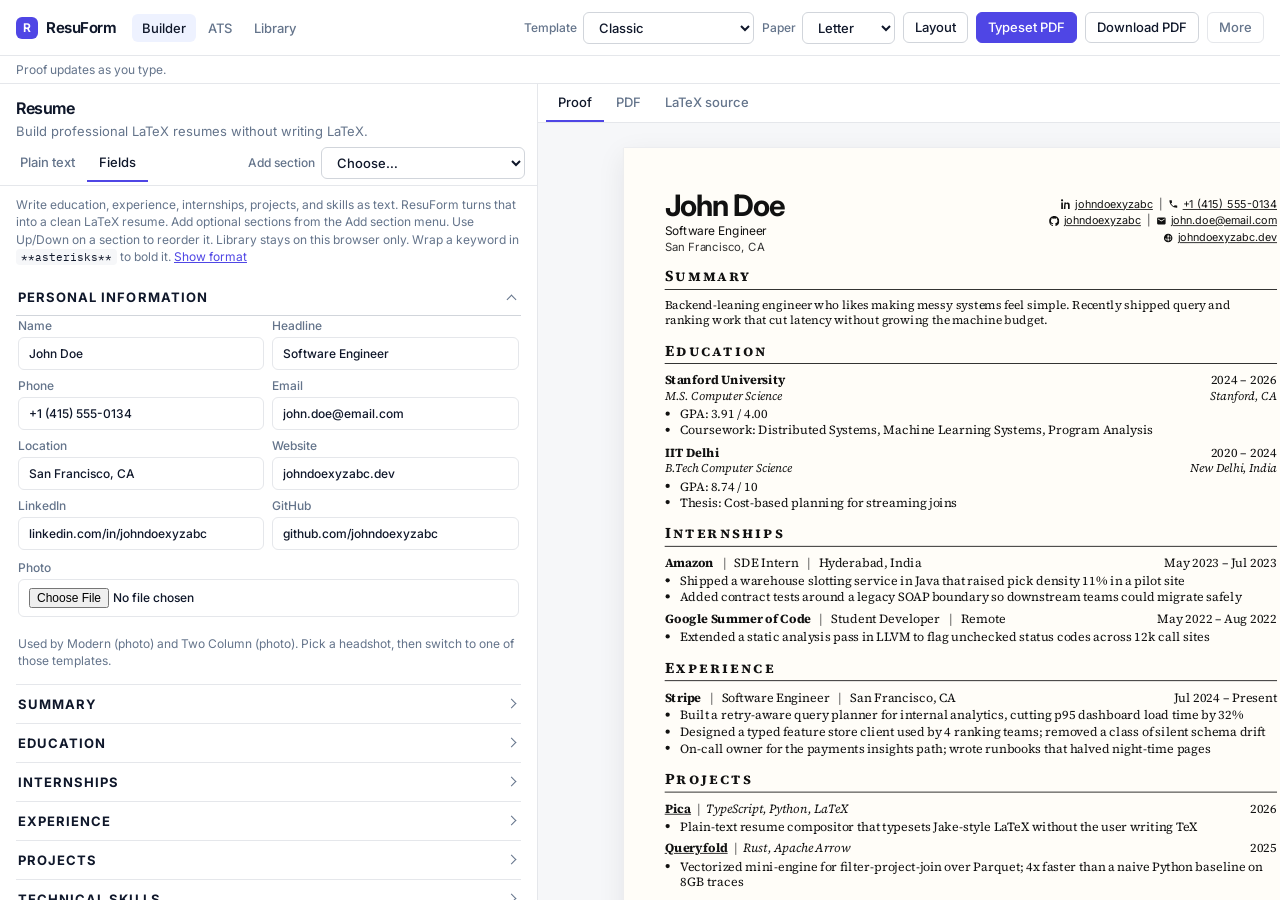
<file: index.html>
<!DOCTYPE html>
<html lang="en">
  <head>
    <meta charset="UTF-8" />
    <meta name="viewport" content="width=device-width, initial-scale=1" />
    <title>ResuForm — LaTeX resume builder</title>
    <script>window.__GA_MEASUREMENT_ID__ = "%%GA_MEASUREMENT_ID%%";</script>
    <link rel="icon" href="data:image/svg+xml,%3Csvg xmlns='http://www.w3.org/2000/svg' viewBox='0 0 32 32'%3E%3Crect fill='%234f46e5' rx='8' width='32' height='32'/%3E%3Ctext x='16' y='22' text-anchor='middle' font-size='15' fill='%23ffffff' font-family='Inter,Arial' font-weight='700'%3ER%3C/text%3E%3C/svg%3E" />
    <link rel="preconnect" href="https://fonts.googleapis.com" />
    <link rel="preconnect" href="https://fonts.gstatic.com" crossorigin />
    <link
      href="https://fonts.googleapis.com/css2?family=Inter:wght@400;500;600;700&family=IBM+Plex+Mono:wght@400;500&family=Source+Serif+4:ital,opsz,wght@0,8..60,400;0,8..60,600;0,8..60,650;1,8..60,400&display=swap"
      rel="stylesheet"
    />
    <link rel="stylesheet" href="/static/styles.css?v=20260823b" />
    <script src="/static/vendor/html2canvas.min.js"></script>
    <script src="/static/vendor/jspdf.umd.min.js"></script>
  </head>
  <body>
    <div class="app">
      <header class="topbar">
        <a class="brand" href="/" aria-label="ResuForm home">
          <span class="brand-mark" aria-hidden="true">R</span>
          <strong>ResuForm</strong>
        </a>
        <nav class="nav" aria-label="Primary">
          <a class="nav-link is-active" href="/" aria-current="page">Builder</a>
          <a class="nav-link" href="/ats">ATS</a>
          <button class="nav-link" id="library-btn" type="button" title="Saved on this browser only. Not synced to an account.">Library</button>
        </nav>
        <div class="top-actions">
          <label class="toolbar-field">
            <span>Template</span>
            <select id="template" aria-label="Template">
              <option value="classic">Classic</option>
              <option value="modern">Modern</option>
              <option value="compact">Compact</option>
              <option value="two_column">Two Column</option>
              <option value="modern_photo">Modern (photo)</option>
              <option value="two_column_photo">Two Column (photo)</option>
            </select>
          </label>
          <label class="toolbar-field">
            <span>Paper</span>
            <select id="page" aria-label="Paper size">
              <option value="letter">Letter</option>
              <option value="a4">A4</option>
              <option value="custom">Custom</option>
            </select>
          </label>
          <details class="layout-pop" id="layout-pop">
            <summary>Layout</summary>
            <div class="layout-panel">
              <p class="layout-label">Paper size (inches)</p>
              <div class="layout-size">
                <label>Width <input id="paper-width" type="number" min="7" max="14" step="0.05" /></label>
                <label>Height <input id="paper-height" type="number" min="8" max="20" step="0.05" /></label>
              </div>
              <p class="layout-label">Margins (inches)</p>
              <div class="layout-margins">
                <label class="top">Top <input id="margin-top" type="number" min="0.15" max="1.75" step="0.05" /></label>
                <label class="left">Left <input id="margin-left" type="number" min="0.15" max="1.75" step="0.05" /></label>
                <label class="right">Right <input id="margin-right" type="number" min="0.15" max="1.75" step="0.05" /></label>
                <label class="bottom">Bottom <input id="margin-bottom" type="number" min="0.15" max="1.75" step="0.05" /></label>
              </div>
              <label class="full">Line spacing
                <input id="line-spacing" type="number" min="0.8" max="1.8" step="0.05" />
              </label>
              <p class="hint">Letter is 8.5 × 11. Increase width or height if the page looks tight. Proof updates immediately; Typeset PDF for the printed page.</p>
            </div>
          </details>
          <button class="btn-primary" id="typeset" type="button">Typeset PDF</button>
          <button class="btn" id="download-pdf" type="button">Download PDF</button>
          <details class="more-menu">
            <summary class="btn-ghost">More</summary>
            <div class="more-panel">
              <button class="btn-ghost" id="download-tex" type="button">Download .tex</button>
              <button class="btn-ghost" id="clear-fields" type="button" title="Clears every field on the current resume.">Clear fields</button>
              <button class="btn-ghost" id="example" type="button" title="Opens a sample resume. Your current one stays in Library.">Load example</button>
            </div>
          </details>
        </div>
      </header>
      <div class="status-bar">
        <p class="status" id="status">Proof updates as you type.</p>
      </div>

      <main class="workspace">
        <section class="editor fields-mode" aria-label="Resume editor">
          <div class="editor-intro">
            <h1>Resume</h1>
            <p>Build professional LaTeX resumes without writing LaTeX.</p>
          </div>
          <div class="editor-tabs">
            <button type="button" data-mode="text">Plain text</button>
            <button type="button" data-mode="fields" class="active">Fields</button>
            <label class="add-section-field" id="add-section-wrap">
              <span>Add section</span>
              <select id="add-section" aria-label="Add section">
                <option value="">Choose…</option>
              </select>
            </label>
          </div>
          <div class="editor-body">
            <p class="hint">
              Write education, experience, internships, projects, and skills as text. ResuForm turns that into a clean LaTeX resume.
              Add optional sections from the Add section menu. Use Up/Down on a section to reorder it.
              Library stays on this browser only.
              Wrap a keyword in <code>**asterisks**</code> to bold it.
              <button type="button" id="toggle-guide">Show format</button>
            </p>
            <pre class="guide" id="guide"></pre>
            <textarea
              id="source"
              spellcheck="true"
              style="display: none"
              placeholder="NAME&#10;Your Name&#10;&#10;EDUCATION&#10;School | Degree | Location | Dates"
            ></textarea>
            <div class="fields open" id="fields"></div>
          </div>
        </section>

        <section class="preview" aria-label="Resume preview">
          <div class="preview-tabs">
            <button type="button" data-view="proof" class="active">Proof</button>
            <button type="button" data-view="pdf">PDF</button>
            <button type="button" data-view="tex">LaTeX source</button>
          </div>
          <pre class="log" id="log"></pre>
          <div class="preview-main">
            <div class="pane stage open" id="proof-stage">
              <div class="preview-frame" id="proof"></div>
            </div>
            <div class="pane" id="pdf-pane">
              <div class="pdf-empty" id="pdf-empty">
                <p>Click <strong>Typeset PDF</strong> to save a PDF that matches the Proof.</p>
                <button class="btn-primary" id="typeset-from-pdf" type="button">Typeset PDF</button>
              </div>
              <iframe id="pdf-frame" title="Compiled PDF"></iframe>
            </div>
            <pre class="pane" id="tex-view"></pre>
          </div>
        </section>
      </main>
    </div>

    <div class="library-backdrop" id="library-backdrop" hidden></div>
    <aside class="library" id="library" hidden aria-label="Resume library">
      <header class="library-head">
        <div>
          <h2>Library</h2>
          <p>Saved on this browser only. These resumes are not stored on the server or in an account. Another phone, PC, or browser will not see them.</p>
        </div>
        <button class="btn-ghost" id="library-close" type="button">Close</button>
      </header>
      <div class="library-actions">
        <button class="btn-primary" id="resume-new" type="button">New resume</button>
        <button class="btn" id="resume-save" type="button">Save copy</button>
      </div>
      <ul class="library-list" id="library-list"></ul>
    </aside>

    <script type="module" src="/static/app.js?v=20260823c"></script>
  </body>
</html>
</file>
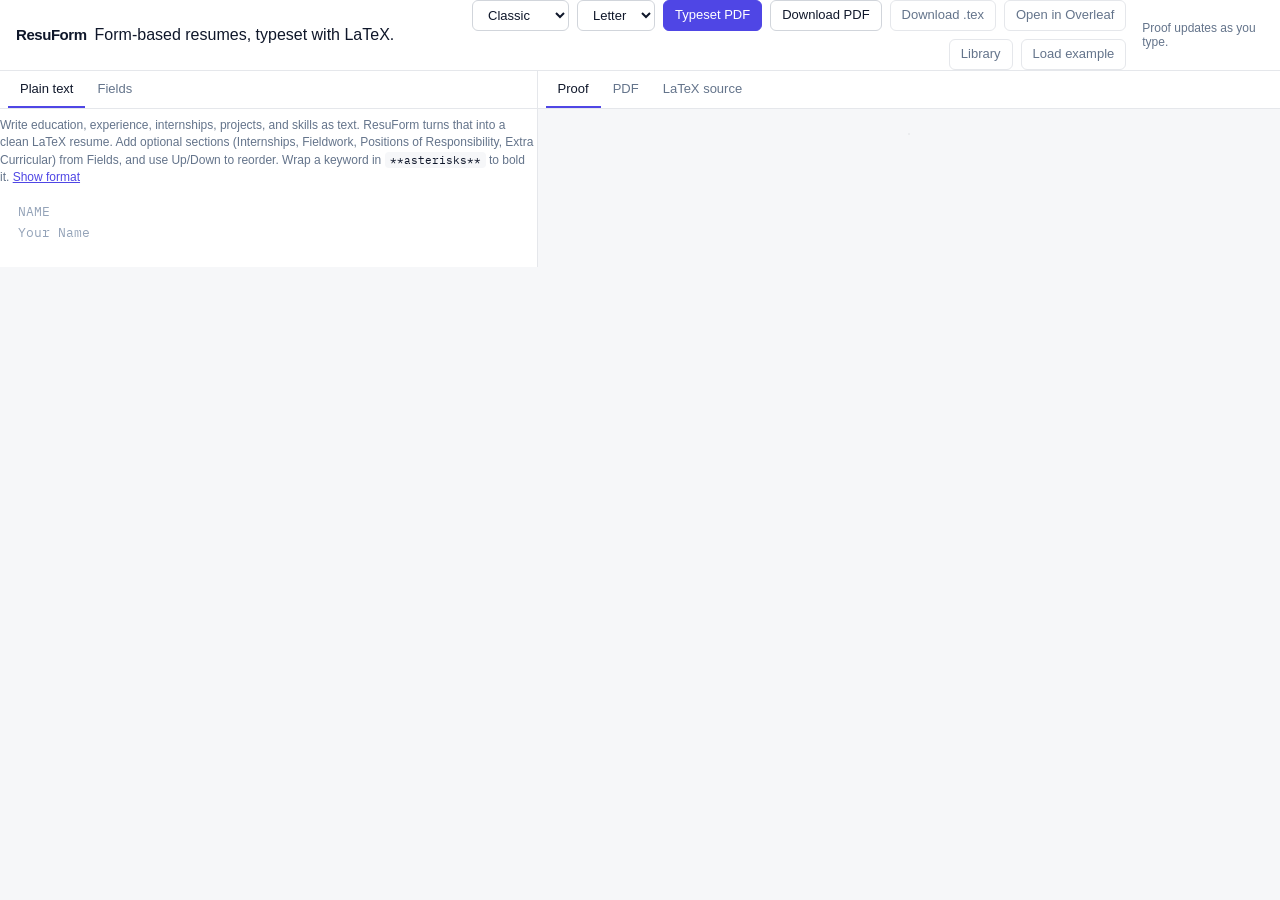
<file: resuform-templates/index.html>
<!DOCTYPE html>
<html lang="en">
  <head>
    <meta charset="UTF-8" />
    <meta name="viewport" content="width=device-width, initial-scale=1" />
    <title>ResuForm — LaTeX resume builder</title>
    <link rel="icon" href="data:image/svg+xml,%3Csvg xmlns='http://www.w3.org/2000/svg' viewBox='0 0 32 32'%3E%3Crect fill='%231c1915' width='32' height='32'/%3E%3Ctext x='16' y='22' text-anchor='middle' font-size='14' fill='%23f3eee4' font-family='Georgia'%3ER%3C/text%3E%3C/svg%3E" />
    <link rel="preconnect" href="https://fonts.googleapis.com" />
    <link rel="preconnect" href="https://fonts.gstatic.com" crossorigin />
    <link
      href="https://fonts.googleapis.com/css2?family=Figtree:wght@400;500;600&family=Fraunces:opsz,wght@9..144,500;9..144,600&family=IBM+Plex+Mono:wght@400;500&family=Source+Serif+4:ital,opsz,wght@0,8..60,400;0,8..60,600;0,8..60,650;1,8..60,400&display=swap"
      rel="stylesheet"
    />
    <link rel="stylesheet" href="/static/styles.css?v=20260816r" />
  </head>
  <body>
    <div class="app">
      <header class="topbar">
        <div class="brand">
          <strong>ResuForm</strong>
          <span>Form-based resumes, typeset with LaTeX.</span>
        </div>
        <div class="top-actions">
          <select id="template" aria-label="Template">
            <option value="classic">Classic</option>
            <option value="modern">Modern</option>
            <option value="compact">Compact</option>
          </select>
          <select id="page" aria-label="Paper size">
            <option value="letter">Letter</option>
            <option value="a4">A4</option>
          </select>
          <button class="btn-primary" id="typeset" type="button">Typeset PDF</button>
          <button class="btn" id="download-pdf" type="button">Download PDF</button>
          <button class="btn-ghost" id="download-tex" type="button">Download .tex</button>
          <button class="btn-ghost" id="overleaf" type="button">Open in Overleaf</button>
          <button class="btn-ghost" id="library-btn" type="button">Library</button>
          <button class="btn-ghost" id="example" type="button" title="Opens a sample resume. Your current one stays in Library.">Load example</button>
        </div>
        <div class="status" id="status">Proof updates as you type.</div>
      </header>

      <main class="workspace">
        <section class="editor">
          <div class="editor-tabs">
            <button type="button" data-mode="text" class="active">Plain text</button>
            <button type="button" data-mode="fields">Fields</button>
          </div>
          <p class="hint">
            Write education, experience, internships, projects, and skills as text. ResuForm turns that into a clean LaTeX resume.
            Add optional sections (Internships, Fieldwork, Positions of Responsibility, Extra Curricular) from Fields, and use Up/Down to reorder.
            Wrap a keyword in <code>**asterisks**</code> to bold it.
            <button type="button" id="toggle-guide">Show format</button>
          </p>
          <div class="editor-body">
            <pre class="guide" id="guide"></pre>
            <textarea
              id="source"
              spellcheck="true"
              placeholder="NAME&#10;Your Name&#10;&#10;EDUCATION&#10;School | Degree | Location | Dates"
            ></textarea>
            <div class="fields" id="fields"></div>
          </div>
        </section>

        <section class="preview">
          <div class="preview-tabs">
            <button type="button" data-view="proof" class="active">Proof</button>
            <button type="button" data-view="pdf">PDF</button>
            <button type="button" data-view="tex">LaTeX source</button>
          </div>
          <pre class="log" id="log"></pre>
          <div class="preview-main">
            <div class="pane stage open" id="proof-stage">
              <div class="preview-frame" id="proof"></div>
            </div>
            <div class="pane" id="pdf-pane">
              <div class="pdf-empty" id="pdf-empty">
                <p>Click <strong>Typeset PDF</strong> to compile LaTeX and show the resume here.</p>
                <button class="btn-primary" id="typeset-from-pdf" type="button">Typeset PDF</button>
              </div>
              <iframe id="pdf-frame" title="Compiled PDF"></iframe>
            </div>
            <pre class="pane" id="tex-view"></pre>
          </div>
        </section>
      </main>
    </div>

    <div class="library-backdrop" id="library-backdrop" hidden></div>
    <aside class="library" id="library" hidden>
      <header class="library-head">
        <div>
          <h2>Library</h2>
          <p>Resumes saved in this browser.</p>
        </div>
        <button class="btn-ghost" id="library-close" type="button">Close</button>
      </header>
      <div class="library-actions">
        <button class="btn-primary" id="resume-new" type="button">New resume</button>
        <button class="btn" id="resume-save" type="button">Save copy</button>
      </div>
      <ul class="library-list" id="library-list"></ul>
    </aside>

    <form id="overleaf-form" action="https://www.overleaf.com/docs" method="post" target="_blank" hidden>
      <input type="hidden" name="engine" value="pdflatex" />
      <input type="hidden" name="snip_name" value="resume" />
      <textarea name="snip" id="overleaf-snip"></textarea>
    </form>

    <script type="module" src="/static/app.js?v=20260816r"></script>
  </body>
</html>
</file>
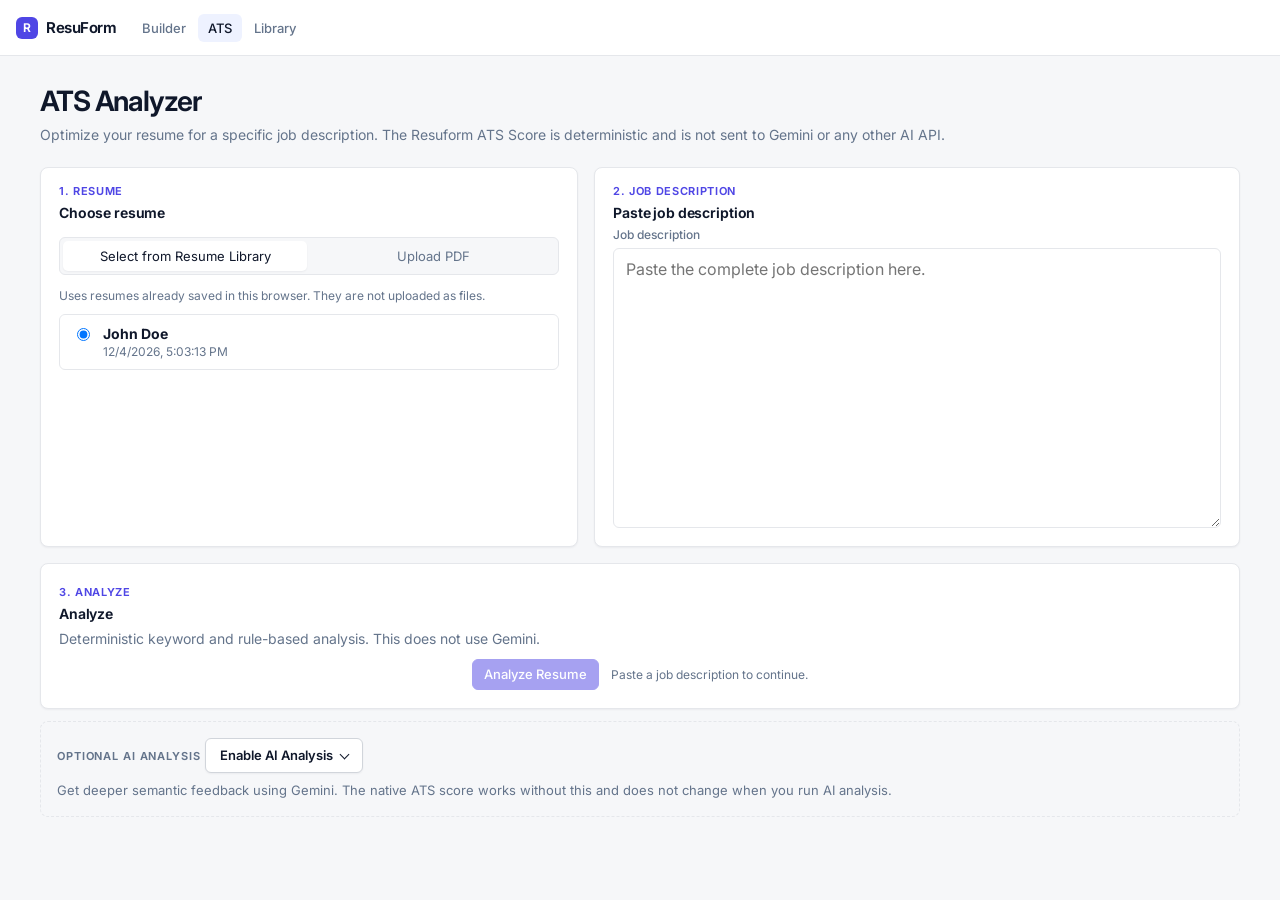
<file: ats.html>
<!DOCTYPE html>
<html lang="en">
  <head>
    <meta charset="UTF-8" />
    <meta name="viewport" content="width=device-width, initial-scale=1" />
    <title>ResuForm — ATS Score</title>
    <script>window.__GA_MEASUREMENT_ID__ = "%%GA_MEASUREMENT_ID%%";</script>
    <link rel="icon" href="data:image/svg+xml,%3Csvg xmlns='http://www.w3.org/2000/svg' viewBox='0 0 32 32'%3E%3Crect fill='%234f46e5' rx='8' width='32' height='32'/%3E%3Ctext x='16' y='22' text-anchor='middle' font-size='15' fill='%23ffffff' font-family='Inter,Arial' font-weight='700'%3ER%3C/text%3E%3C/svg%3E" />
    <link rel="preconnect" href="https://fonts.googleapis.com" />
    <link rel="preconnect" href="https://fonts.gstatic.com" crossorigin />
    <link
      href="https://fonts.googleapis.com/css2?family=Inter:wght@400;500;600;700&family=IBM+Plex+Mono:wght@400;500&family=Source+Serif+4:ital,opsz,wght@0,8..60,400;0,8..60,600;0,8..60,650;1,8..60,400&display=swap"
      rel="stylesheet"
    />
    <link rel="stylesheet" href="/static/styles.css?v=20260823b" />
  </head>
  <body class="ats-body">
    <div class="app ats-app">
      <header class="topbar">
        <a class="brand" href="/" aria-label="ResuForm home">
          <span class="brand-mark" aria-hidden="true">R</span>
          <strong>ResuForm</strong>
        </a>
        <nav class="nav" aria-label="Primary">
          <a class="nav-link" href="/">Builder</a>
          <a class="nav-link is-active" href="/ats" aria-current="page">ATS</a>
          <a class="nav-link" href="/#library">Library</a>
        </nav>
      </header>

      <main class="ats-main">
        <section class="ats-panel" id="ats-form">
          <div class="page-head">
            <h1>ATS Analyzer</h1>
            <p>Optimize your resume for a specific job description. The Resuform ATS Score is deterministic and is not sent to Gemini or any other AI API.</p>
          </div>

          <div class="ats-setup">
            <div class="ats-card">
              <span class="step">1. Resume</span>
              <h2>Choose resume</h2>
              <div class="ats-source-tabs" role="tablist">
                <button type="button" class="active" data-source="library">Select from Resume Library</button>
                <button type="button" data-source="pdf">Upload PDF</button>
              </div>
              <div id="ats-library-box">
                <p class="hint ats-hint">Uses resumes already saved in this browser. They are not uploaded as files.</p>
                <ul class="ats-library-list" id="ats-library-list"></ul>
              </div>
              <div id="ats-pdf-box" hidden>
                <label class="ats-file">
                  Upload Resume PDF
                  <input id="ats-pdf" type="file" accept="application/pdf,.pdf" />
                </label>
                <p class="hint ats-hint" id="ats-pdf-name">PDF text is read in this browser, including image-only files. The first image PDF can take a minute.</p>
              </div>
            </div>

            <div class="ats-card">
              <span class="step">2. Job description</span>
              <h2>Paste job description</h2>
              <label class="ats-label" for="ats-jd">Job description</label>
              <textarea id="ats-jd" rows="12" placeholder="Paste the complete job description here."></textarea>
            </div>
          </div>

          <div class="ats-card ats-analyze-card">
            <span class="step">3. Analyze</span>
            <h2>Analyze</h2>
            <p class="ats-lead">Deterministic keyword and rule-based analysis. This does not use Gemini.</p>
            <div class="ats-actions">
              <button class="btn-primary" id="ats-analyze" type="button" disabled>Analyze Resume</button>
              <p class="status" id="ats-status">Choose a resume and paste a job description.</p>
            </div>
          </div>

          <details class="ats-ai-panel" id="ats-ai">
            <summary>
              <span class="ats-kicker">Optional AI analysis</span>
              <span class="ats-ai-enable">Enable AI Analysis</span>
              <em>Get deeper semantic feedback using Gemini. The native ATS score works without this and does not change when you run AI analysis.</em>
            </summary>
            <div class="ats-ai-body">
              <p class="hint ats-hint">
                Use your own Gemini API key. You can get a free key from
                <a href="https://aistudio.google.com/apikey" target="_blank" rel="noopener noreferrer">Google AI Studio</a>.
                The key stays in this browser and is never sent to ResuForm. Gemini usage is subject to Google's current API quotas and pricing.
              </p>
              <label class="ats-label" for="ats-gemini-model">Gemini model</label>
              <select id="ats-gemini-model"></select>
              <p class="hint ats-hint">Flash and Flash-Lite models are usually free with an AI Studio key. Pro models are often paid. Google can change this.</p>
              <label class="ats-label" for="ats-gemini-key">Gemini API key</label>
              <div class="ats-key-row">
                <input id="ats-gemini-key" type="password" autocomplete="off" spellcheck="false" placeholder="AIza…" />
                <button class="btn-ghost" id="ats-gemini-toggle" type="button">Show</button>
              </div>
              <label class="ats-keep-key">
                <input id="ats-gemini-keep" type="checkbox" />
                Keep this key for this browser tab only (cleared when the tab is closed)
              </label>
              <div class="ats-actions">
                <button class="btn" id="ats-gemini-run" type="button" disabled>Run AI Analysis</button>
                <p class="status" id="ats-gemini-status">Gemini is not run automatically.</p>
              </div>
            </div>
          </details>
        </section>

        <section class="ats-panel" id="ats-results" hidden>
          <div class="score-hero" id="ats-score-hero" data-tone="neutral">
            <div class="score-ring" aria-hidden="true">
              <svg viewBox="0 0 120 120">
                <circle class="score-track" cx="60" cy="60" r="52" />
                <circle class="score-value" id="ats-score-ring" cx="60" cy="60" r="52" />
              </svg>
              <div class="score-label">
                <strong id="ats-score-num">—</strong>
                <span>/ 100</span>
              </div>
            </div>
            <div class="score-copy">
              <p class="ats-kicker">Resuform ATS Score</p>
              <h1>ATS Score</h1>
              <p class="score-band" id="ats-score-band"></p>
              <p class="ats-disclaimer" id="ats-disclaimer"></p>
            </div>
          </div>
          <div class="ats-bars" id="ats-bars"></div>

          <div class="ats-split">
            <div class="ats-card">
              <h2>Strong matches</h2>
              <div class="ats-chips" id="ats-matched"></div>
            </div>
            <div class="ats-card">
              <h2>Important gaps</h2>
              <div class="ats-chips missing" id="ats-missing"></div>
              <p class="ats-warning" id="ats-warning"></p>
            </div>
          </div>

          <div class="ats-card">
            <h2>Job requirements</h2>
            <div class="table-wrap">
              <table class="ats-table" id="ats-skill-table">
                <thead>
                  <tr>
                    <th>Requirement</th>
                    <th>Category</th>
                    <th>Importance</th>
                    <th>Match</th>
                    <th>Evidence</th>
                  </tr>
                </thead>
                <tbody></tbody>
              </table>
            </div>
          </div>

          <div class="ats-split">
            <div class="ats-card" id="ats-strengths"></div>
            <div class="ats-card" id="ats-improvements"></div>
          </div>
          <div class="ats-card" id="ats-experience"></div>
          <div class="ats-split">
            <div class="ats-card" id="ats-structure"></div>
            <div class="ats-card" id="ats-formatting"></div>
          </div>

          <div class="ats-actions">
            <button class="btn-primary" id="ats-again" type="button">Analyze another resume</button>
            <a class="btn" href="/">Return to resume builder</a>
          </div>
        </section>

        <div class="ats-panel" id="ats-ai-results" hidden>
          <p class="ats-kicker">Optional AI Match Analysis</p>
          <div class="score-hero" id="ats-ai-score-hero" data-tone="neutral">
            <div class="score-ring" aria-hidden="true">
              <svg viewBox="0 0 120 120">
                <circle class="score-track" cx="60" cy="60" r="52" />
                <circle class="score-value" id="ats-ai-score-ring" cx="60" cy="60" r="52" />
              </svg>
              <div class="score-label">
                <strong id="ats-ai-score-num">—</strong>
                <span>/ 100</span>
              </div>
            </div>
            <div class="score-copy">
              <h1>Overall alignment</h1>
              <p class="score-band" id="ats-ai-score-band"></p>
              <p class="ats-disclaimer" id="ats-ai-disclaimer"></p>
            </div>
          </div>
          <div class="ats-bars" id="ats-ai-bars"></div>
          <div class="ats-split">
            <div class="ats-card" id="ats-ai-strengths"></div>
            <div class="ats-card" id="ats-ai-gaps"></div>
          </div>
          <div class="ats-card" id="ats-ai-semantic"></div>
          <div class="ats-card" id="ats-ai-experience-gaps"></div>
          <div class="ats-card" id="ats-ai-improvements"></div>
          <div class="ats-card">
            <h2>Requirement analysis</h2>
            <div class="table-wrap">
              <table class="ats-table" id="ats-ai-req-table">
                <thead>
                  <tr>
                    <th>Requirement</th>
                    <th>Importance</th>
                    <th>Status</th>
                    <th>Evidence type</th>
                    <th>Reason</th>
                    <th>Resume evidence</th>
                  </tr>
                </thead>
                <tbody></tbody>
              </table>
            </div>
            <p class="ats-evidence-legend">Matched needs a job or project description. A skills-list mention is marked Claimed — no supporting evidence, not Partially matched.</p>
          </div>
        </div>
      </main>
    </div>
    <script type="module" src="/static/ats.js?v=20260819a"></script>
  </body>
</html>
</file>
<file: static/styles.css>
:root {
  --bg: #f6f7f9;
  --bg-elev: #ffffff;
  --ink: #0f172a;
  --ink-soft: #64748b;
  --line: #e5e7eb;
  --line-strong: #d1d5db;
  --accent: #4f46e5;
  --accent-hover: #4338ca;
  --accent-soft: #eef2ff;
  --ok: #0f766e;
  --ok-bg: #f0fdfa;
  --warn: #b45309;
  --warn-bg: #fffbeb;
  --bad: #b91c1c;
  --bad-bg: #fef2f2;
  --radius: 8px;
  --radius-sm: 6px;
  --shadow: 0 1px 2px rgba(15, 23, 42, 0.05);
  --shadow-doc: 0 10px 32px rgba(15, 23, 42, 0.08);
  --header-h: 56px;
  --mono: "IBM Plex Mono", ui-monospace, monospace;
  --ui: Inter, "Segoe UI", sans-serif;
  --resume: "Source Serif 4", "Times New Roman", serif;
  --page: #fffdf8;
  --oxblood: #7a2e2e;
}

* { box-sizing: border-box; }
html, body { margin: 0; height: 100%; }
body {
  font-family: var(--ui);
  color: var(--ink);
  background: var(--bg);
  min-height: 100%;
  -webkit-font-smoothing: antialiased;
  overflow-x: hidden;
}

button, select, textarea, input { font: inherit; }
button { cursor: pointer; }
:focus-visible {
  outline: 2px solid var(--accent);
  outline-offset: 2px;
}

.app {
  height: 100%;
  display: grid;
  grid-template-rows: auto auto 1fr;
}

.topbar {
  display: flex;
  align-items: center;
  gap: 16px;
  min-height: var(--header-h);
  padding: 0 16px;
  border-bottom: 1px solid var(--line);
  background: var(--bg-elev);
}
.brand {
  display: flex;
  align-items: center;
  gap: 8px;
  text-decoration: none;
  color: inherit;
  flex: 0 0 auto;
}
.brand-mark {
  width: 22px;
  height: 22px;
  border-radius: 6px;
  background: var(--accent);
  color: #fff;
  display: grid;
  place-items: center;
  font-size: 12px;
  font-weight: 650;
  letter-spacing: -0.04em;
}
.brand strong {
  font-size: 15px;
  font-weight: 650;
  letter-spacing: -0.03em;
}
.nav {
  display: flex;
  align-items: center;
  gap: 2px;
  min-width: 0;
}
.nav-link {
  appearance: none;
  background: transparent;
  border: 0;
  color: var(--ink-soft);
  text-decoration: none;
  padding: 6px 10px;
  border-radius: var(--radius-sm);
  font-size: 13px;
  font-weight: 500;
}
.nav-link:hover { background: var(--bg); color: var(--ink); }
.nav-link.is-active {
  color: var(--ink);
  background: var(--accent-soft);
}
.top-actions {
  margin-left: auto;
  display: flex;
  flex-wrap: wrap;
  align-items: center;
  justify-content: flex-end;
  gap: 8px;
}
.toolbar-field {
  display: inline-flex;
  align-items: center;
  gap: 6px;
  margin: 0;
  color: var(--ink-soft);
  font-size: 12px;
  font-weight: 500;
}
.toolbar-field > span {
  white-space: nowrap;
}

.btn, .btn-ghost, .btn-primary, select, .layout-pop > summary {
  border: 1px solid var(--line-strong);
  background: var(--bg-elev);
  color: var(--ink);
  padding: 6px 11px;
  border-radius: var(--radius-sm);
  font-size: 13px;
  font-weight: 500;
  line-height: 1.3;
}
.btn-primary {
  background: var(--accent);
  border-color: var(--accent);
  color: #fff;
}
.btn-primary:hover { background: var(--accent-hover); border-color: var(--accent-hover); }
.btn:hover, .btn-ghost:hover, select:hover, .layout-pop:hover > summary {
  background: var(--bg);
}
.btn-ghost { border-color: var(--line); color: var(--ink-soft); }
.btn:disabled, .btn-primary:disabled {
  opacity: 0.5;
  cursor: not-allowed;
}
a.btn, a.btn-ghost, a.btn-primary {
  text-decoration: none;
  display: inline-flex;
  align-items: center;
}

.layout-pop { position: relative; }
.layout-pop > summary {
  list-style: none;
  cursor: pointer;
}
.layout-pop > summary::-webkit-details-marker,
.layout-pop > summary::marker { display: none; content: ""; }
.layout-pop[open] > summary { background: var(--bg); }
.layout-panel {
  position: absolute;
  top: calc(100% + 6px);
  right: 0;
  z-index: 15;
  width: 280px;
  padding: 12px;
  background: var(--bg-elev);
  border: 1px solid var(--line);
  border-radius: var(--radius);
  box-shadow: var(--shadow-doc);
}
.layout-label {
  margin: 0 0 8px;
  font-size: 11px;
  letter-spacing: 0.06em;
  text-transform: uppercase;
  color: var(--ink-soft);
  font-weight: 600;
}
.layout-size {
  display: grid;
  grid-template-columns: 1fr 1fr;
  gap: 8px;
  margin-bottom: 12px;
}
.layout-size label { display: grid; gap: 4px; }
.layout-margins {
  display: grid;
  grid-template-columns: 1fr 1fr 1fr;
  gap: 8px;
  margin-bottom: 10px;
}
.layout-margins .top { grid-column: 2; }
.layout-margins .left { grid-column: 1; grid-row: 2; }
.layout-margins .right { grid-column: 3; grid-row: 2; }
.layout-margins .bottom { grid-column: 2; grid-row: 3; }
.layout-panel label {
  display: flex;
  flex-direction: column;
  gap: 4px;
  font-size: 11px;
  color: var(--ink-soft);
}
.layout-panel label.full { display: flex; }
.layout-panel input {
  width: 100%;
  padding: 6px 8px;
  border: 1px solid var(--line);
  border-radius: var(--radius-sm);
  background: #fff;
  color: var(--ink);
}
.layout-panel .hint { margin: 8px 0 0; }

.status-bar {
  border-bottom: 1px solid var(--line);
  background: var(--bg-elev);
  padding: 6px 16px;
  font-size: 12px;
  color: var(--ink-soft);
}
.status { margin: 0; font-size: 12px; color: var(--ink-soft); }
.status.error { color: var(--bad); }
.status.ok { color: var(--ok); }

.workspace {
  display: grid;
  grid-template-columns: minmax(320px, 42%) 1fr;
  min-height: 0;
  height: 100%;
}

.editor {
  display: grid;
  grid-template-rows: auto auto 1fr;
  min-height: 0;
  border-right: 1px solid var(--line);
  background: var(--bg-elev);
}
.editor-intro {
  padding: 14px 16px 0;
}
.editor-intro h1 {
  margin: 0;
  font-size: 16px;
  font-weight: 650;
  letter-spacing: -0.03em;
}
.editor-intro p {
  margin: 4px 0 0;
  font-size: 13px;
  color: var(--ink-soft);
  line-height: 1.45;
}
.editor-body {
  min-height: 0;
  display: flex;
  flex-direction: column;
}

.editor-tabs, .preview-tabs {
  display: flex;
  gap: 0;
  align-items: center;
  padding: 0 8px;
  border-bottom: 1px solid var(--line);
  background: var(--bg-elev);
}
.add-section-field {
  margin-left: auto;
  display: none;
  align-items: center;
  gap: 6px;
  padding: 6px 4px 6px 8px;
  color: var(--ink-soft);
  font-size: 12px;
  font-weight: 500;
}
.editor.fields-mode .add-section-field { display: inline-flex; }
.add-section-field select {
  min-width: 148px;
}
.editor-tabs button, .preview-tabs button {
  background: transparent;
  border: 0;
  border-bottom: 2px solid transparent;
  color: var(--ink-soft);
  padding: 10px 12px;
  font-size: 13px;
  font-weight: 500;
}
.editor-tabs button.active,
.preview-tabs button.active {
  border-bottom-color: var(--accent);
  color: var(--ink);
}

.hint {
  padding: 8px 0 0;
  font-size: 12px;
  color: var(--ink-soft);
  line-height: 1.45;
  margin: 0;
}
.editor-body > .hint { padding: 10px 16px 0; }
.hint code {
  font-family: var(--mono);
  font-size: 11px;
  color: var(--ink);
  background: var(--bg);
  padding: 1px 5px;
  border-radius: 4px;
}
.hint button {
  background: none;
  border: 0;
  color: var(--accent);
  padding: 0;
  text-decoration: underline;
}

#source {
  width: 100%;
  flex: 1;
  min-height: 0;
  resize: none;
  border: 0;
  padding: 16px 18px 24px;
  background: transparent;
  color: var(--ink);
  font-family: var(--mono);
  font-size: 13px;
  line-height: 1.55;
  outline: none;
}
#source::placeholder { color: #94a3b8; }

.guide {
  display: none;
  margin: 8px 16px 0;
  padding: 12px 14px;
  border: 1px solid var(--line);
  background: var(--bg);
  color: var(--ink-soft);
  font-family: var(--mono);
  font-size: 11px;
  white-space: pre-wrap;
  overflow: auto;
  max-height: 220px;
  border-radius: var(--radius);
}
.guide.open { display: block; }

.fields {
  display: none;
  overflow: auto;
  padding: 12px 16px 28px;
  gap: 12px;
  flex: 1;
  min-height: 0;
  align-content: start;
}
.fields.open { display: grid; gap: 0; }

.field-group {
  display: block;
  padding: 0;
  border-bottom: 1px solid var(--line);
}
.field-group > summary {
  list-style: none;
  display: flex;
  align-items: center;
  gap: 8px;
  cursor: pointer;
  padding: 11px 2px;
  min-height: 38px;
}
.field-group > summary::-webkit-details-marker,
.field-group > summary::marker { display: none; content: ""; }
.field-group > summary:hover .field-title,
.field-group > summary:hover .field-chevron {
  color: var(--ink);
}
.field-group[open] > summary {
  padding-bottom: 10px;
  margin-bottom: 2px;
  border-bottom: 1px solid var(--line-strong);
}
.field-title {
  font-size: 13px;
  letter-spacing: 0.08em;
  text-transform: uppercase;
  color: var(--ink);
  font-weight: 700;
}
.field-tools {
  margin-left: auto;
  display: inline-flex;
  flex-wrap: wrap;
  gap: 4px;
  align-items: center;
}
.field-group:not([open]) .field-tools { display: none; }
.field-chevron {
  width: 16px;
  height: 16px;
  flex: 0 0 16px;
  margin-left: 4px;
  position: relative;
  color: var(--ink-soft);
}
.field-group:not([open]) .field-chevron { margin-left: auto; }
.field-chevron::before {
  content: "";
  position: absolute;
  top: 4px;
  left: 5px;
  width: 6px;
  height: 6px;
  border-right: 1.5px solid currentColor;
  border-bottom: 1.5px solid currentColor;
  transform: rotate(-45deg);
}
.field-group[open] .field-chevron::before {
  top: 7px;
  transform: rotate(225deg);
}
.field-body {
  display: grid;
  gap: 10px;
  padding: 0 2px 14px;
}
.field-group h3 {
  margin: 0;
  font-size: 12px;
  letter-spacing: 0.04em;
  text-transform: uppercase;
  color: var(--ink-soft);
  font-weight: 650;
  display: flex;
  align-items: center;
  gap: 8px;
}
.field-tools button,
.field-group h3 button,
.section-move button,
.layout-toggle button {
  background: var(--bg-elev);
  border: 1px solid var(--line);
  color: var(--ink-soft);
  padding: 3px 8px;
  font-size: 11px;
  font-weight: 500;
  border-radius: 5px;
  text-transform: none;
  letter-spacing: 0;
}
.field-tools button:hover,
.field-group h3 button:hover,
.section-move button:hover {
  color: var(--ink);
  background: var(--bg);
}
.section-move { display: inline-flex; gap: 4px; }
.layout-toggle { display: inline-flex; gap: 4px; }
.layout-toggle button.on {
  border-color: var(--accent);
  color: var(--accent);
  background: var(--accent-soft);
}
.grid-2 {
  display: grid;
  grid-template-columns: 1fr 1fr;
  gap: 8px;
}
.fields label {
  display: grid;
  gap: 4px;
  font-size: 12px;
  color: var(--ink-soft);
  font-weight: 500;
}
.fields input,
.fields textarea,
.fields select {
  background: #fff;
  border: 1px solid var(--line);
  color: var(--ink);
  padding: 8px 10px;
  border-radius: var(--radius-sm);
}
.fields input:hover, .fields textarea:hover, .fields select:hover { border-color: var(--line-strong); }
.fields input:focus, .fields textarea:focus, .fields select:focus {
  border-color: var(--accent);
  outline: none;
  box-shadow: 0 0 0 3px var(--accent-soft);
}
.fields textarea { min-height: 72px; resize: vertical; }

.card {
  border: 1px solid var(--line);
  padding: 10px;
  display: grid;
  gap: 8px;
  background: var(--bg);
  border-radius: var(--radius-sm);
}
.card-head {
  display: flex;
  justify-content: space-between;
  align-items: flex-start;
  gap: 8px;
  font-size: 13px;
  color: var(--ink);
}
.card-head strong { display: block; font-weight: 600; }
.card-head em {
  display: block;
  font-style: normal;
  color: var(--ink-soft);
  font-size: 12px;
  margin-top: 1px;
}
.card-head button {
  background: var(--bg-elev);
  border: 1px solid var(--line);
  color: var(--ink-soft);
  font-size: 11px;
  font-weight: 500;
  padding: 3px 7px;
  border-radius: 5px;
}
.card-head button:hover { color: var(--ink); background: var(--bg); }
.card-head button[data-remove]:hover { color: var(--bad); border-color: var(--bad); }
.card-head button:disabled { opacity: 0.35; cursor: not-allowed; }
.item-tools {
  display: inline-flex;
  flex-wrap: wrap;
  justify-content: flex-end;
  gap: 4px;
  max-width: 100%;
}

.preview {
  display: flex;
  flex-direction: column;
  min-height: 0;
  height: 100%;
  background: var(--bg);
}
.preview-main {
  position: relative;
  flex: 1 1 auto;
  min-height: 0;
}
.pane {
  display: none;
  position: absolute;
  inset: 0;
  overflow: auto;
  background: transparent;
}
.pane.open { display: block; }
.stage { overflow: auto; padding: 24px; place-items: start center; }
.stage.open { display: grid; }
.preview-frame {
  background: var(--page);
  transform-origin: top center;
  box-shadow: var(--shadow-doc);
  border: 1px solid var(--line);
  border-radius: 2px;
}

#pdf-pane.open {
  display: flex;
  flex-direction: column;
  background: var(--bg);
}
.pdf-empty {
  display: grid;
  place-items: center;
  align-content: center;
  gap: 14px;
  height: 100%;
  color: var(--ink-soft);
  text-align: center;
  padding: 24px;
}
.pdf-empty[hidden],
#pdf-pane.has-pdf .pdf-empty { display: none; }
#pdf-frame {
  display: none;
  flex: 1;
  width: 100%;
  min-height: 0;
  height: 100%;
  border: 0;
  background: #fff;
}
#pdf-pane.has-pdf #pdf-frame { display: block; }

#tex-view {
  margin: 0;
  padding: 18px;
  overflow: auto;
  color: var(--ink);
  font-family: var(--mono);
  font-size: 12px;
  white-space: pre-wrap;
  background: var(--bg-elev);
}

.log {
  display: none;
  flex: 0 0 auto;
  margin: 0;
  padding: 12px 16px;
  background: var(--bad-bg);
  color: var(--bad);
  font-family: var(--mono);
  font-size: 12px;
  white-space: pre-wrap;
  max-height: 180px;
  overflow: auto;
}
.log.open { display: block; }

.resume-page {
  width: 8.5in;
  min-height: 11in;
  padding: 0.48in 0.58in;
  font-family: var(--resume);
  font-size: 11pt;
  color: #111;
  background: var(--page);
  line-height: 1.25;
}
.resume-page.compact { font-size: 10pt; }
.resume-page header.masthead,
.resume-page .masthead {
  display: flex;
  justify-content: space-between;
  align-items: center;
  gap: 20px;
  text-align: left;
  margin-bottom: 10px;
}
.resume-page .who { min-width: 0; }
.resume-page h1 {
  font-family: Inter, "Segoe UI", sans-serif;
  font-size: 26pt;
  font-weight: 700;
  letter-spacing: -0.03em;
  text-transform: none;
  margin: 0;
  font-variant: normal;
  line-height: 1.1;
}
.resume-page.modern h1 { font-weight: 700; }
.resume-page .headline {
  margin: 3px 0 0;
  font-style: normal;
  font-size: 10.5pt;
  font-family: Inter, "Segoe UI", sans-serif;
}
.resume-page .place {
  margin: 1px 0 0;
  font-size: 10pt;
  color: #333;
  font-family: Inter, "Segoe UI", sans-serif;
}
.resume-page .contact-stack {
  text-align: right;
  font-family: Inter, "Segoe UI", sans-serif;
  font-size: 9.5pt;
  line-height: 1.55;
  flex: 0 0 auto;
  flex-shrink: 0;
}
.resume-page .contact-row {
  display: flex;
  justify-content: flex-end;
  align-items: center;
  flex-wrap: wrap;
}
.resume-page .citem { display: inline-flex; align-items: center; gap: 5px; }
.resume-page .ci { width: 12px; height: 12px; display: inline-block; flex: 0 0 12px; }
.resume-page .contact { margin: 0; font-size: 10pt; }
.resume-page .sep { margin: 0 7px; color: #444; }
.resume-page a { color: inherit; }
.resume-page h2 {
  font-size: 13.5pt;
  font-variant: small-caps;
  letter-spacing: 0.14em;
  border-bottom: 1.35px solid #111;
  margin: 16px 0 10px;
  padding-bottom: 3px;
  font-weight: 700;
}
.resume-page.modern h2 {
  color: var(--oxblood);
  border-bottom-color: var(--oxblood);
}
.resume-page .row { display: flex; justify-content: space-between; gap: 12px; }
.resume-page .muted { font-size: 10.5pt; margin-top: 1px; }
.resume-page article,
.resume-page section,
.resume-page h2 {
  break-inside: avoid;
  page-break-inside: avoid;
}
.resume-page article { margin-bottom: 7px; }
.resume-page ul { margin: 3px 0 0 18px; padding: 0; }
.resume-page li { margin: 1px 0; }
.resume-page .summary { margin: 0; font-size: 10.5pt; }
.resume-page .skill { font-size: 10.5pt; margin: 2px 0; }
.resume-page .skills-cols { display: flex; gap: 22px; align-items: flex-start; }
.resume-page .skills-cols > div { flex: 1; min-width: 0; }
.resume-page .edu-table {
  width: 100%;
  border-collapse: collapse;
  font-size: 10.5pt;
  margin: 2px 0 8px;
}
.resume-page .edu-table th,
.resume-page .edu-table td {
  text-align: left;
  padding: 4px 8px 4px 0;
  vertical-align: top;
}
.resume-page .edu-table th {
  font-variant: small-caps;
  letter-spacing: 0.04em;
  border-bottom: 1px solid #111;
  font-size: 10pt;
}
.resume-page .edu-table td { border-bottom: 1px solid #ddd; }
.resume-page .edu-table th:last-child,
.resume-page .edu-table td:last-child { text-align: right; padding-right: 0; }
.resume-page.modern .edu-table th {
  color: var(--oxblood);
  border-bottom-color: var(--oxblood);
}
.resume-page.two_column .two-col {
  display: grid;
  grid-template-columns: 0.32fr 0.68fr;
  gap: 20px;
  align-items: start;
}
.resume-page.two_column .two-col aside {
  border-right: 1px solid #111;
  padding-right: 14px;
}
.resume-page.two_column .two-col aside .row {
  flex-direction: column;
  align-items: flex-start;
  gap: 1px;
}
.resume-page .photo-frame {
  width: 92px;
  height: 112px;
  object-fit: cover;
  border-radius: 2px;
  background: #ece7dc;
  flex: 0 0 auto;
}
.resume-page .photo-frame.empty {
  display: grid;
  place-items: center;
  text-align: center;
  font-size: 9pt;
  color: #7a7468;
  padding: 8px;
  border: 1px dashed #c8bfae;
}
.resume-page .masthead.with-photo { align-items: center; gap: 16px; }
.resume-page .masthead.with-photo .masthead-copy {
  min-width: 0;
  flex: 1;
  display: flex;
  justify-content: space-between;
  align-items: center;
  gap: 16px;
}
.resume-page.two_column_photo .two-col aside .photo-frame {
  width: 100%;
  height: 140px;
  margin-bottom: 10px;
}

.photo-edit { display: flex; align-items: center; gap: 10px; }
.photo-edit img {
  width: 56px;
  height: 68px;
  object-fit: cover;
  border-radius: var(--radius-sm);
  border: 1px solid var(--line);
}

.library-backdrop {
  position: fixed;
  inset: 0;
  background: rgba(15, 23, 42, 0.32);
  z-index: 20;
}
.library {
  position: fixed;
  top: 0;
  right: 0;
  bottom: 0;
  width: min(520px, 100%);
  z-index: 21;
  background: var(--bg-elev);
  color: var(--ink);
  display: flex;
  flex-direction: column;
  border-left: 1px solid var(--line);
  box-shadow: -12px 0 40px rgba(15, 23, 42, 0.08);
}
.library[hidden], .library-backdrop[hidden] { display: none; }
.library-head {
  display: flex;
  justify-content: space-between;
  gap: 12px;
  align-items: flex-start;
  padding: 18px 18px 12px;
  border-bottom: 1px solid var(--line);
}
.library-head h2 {
  margin: 0;
  font-size: 18px;
  font-weight: 650;
  letter-spacing: -0.03em;
}
.library-head p {
  margin: 4px 0 0;
  color: var(--ink-soft);
  font-size: 13px;
  line-height: 1.45;
  max-width: 36em;
}
.library-actions {
  display: flex;
  gap: 8px;
  padding: 12px 18px;
}
.library-actions .btn,
.library-actions .btn-primary { flex: 1; justify-content: center; }
.library-list {
  list-style: none;
  margin: 0;
  padding: 0 16px 24px;
  overflow: auto;
  display: grid;
  gap: 8px;
}
.library-list li {
  border: 1px solid var(--line);
  padding: 12px;
  background: var(--bg);
  border-radius: var(--radius);
}
.library-list li.current {
  border-color: var(--accent);
  background: var(--accent-soft);
}
.library-list h3 {
  margin: 0 0 4px;
  font-size: 14px;
  font-weight: 600;
}
.library-list time,
.library-list .meta {
  display: block;
  color: var(--ink-soft);
  font-size: 12px;
  margin-bottom: 10px;
}
.library-list .row-actions { display: flex; flex-wrap: wrap; gap: 6px; }
.library-list .row-actions button {
  background: var(--bg-elev);
  border: 1px solid var(--line);
  color: var(--ink);
  padding: 4px 8px;
  font-size: 12px;
  border-radius: 5px;
}
.library-empty {
  text-align: center;
  padding: 28px 16px !important;
  background: var(--bg) !important;
}
.library-empty strong { display: block; font-size: 15px; margin-bottom: 6px; }
.library-empty p { margin: 0; color: var(--ink-soft); font-size: 13px; line-height: 1.45; }

.ats-app { grid-template-rows: auto 1fr; }
.ats-main {
  overflow: auto;
  padding: 28px 24px 64px;
}
.ats-panel { max-width: 1200px; margin: 0 auto; width: 100%; }
.ats-panel + .ats-panel { margin-top: 28px; }
.page-head { margin-bottom: 22px; }
.page-head h1 {
  font-size: 28px;
  font-weight: 650;
  margin: 0 0 6px;
  letter-spacing: -0.04em;
}
.page-head p {
  margin: 0;
  color: var(--ink-soft);
  font-size: 14px;
  line-height: 1.5;
  max-width: none;
}
.ats-lead, .ats-disclaimer {
  color: var(--ink-soft);
  font-size: 14px;
  line-height: 1.5;
  max-width: 46em;
  margin: 0 0 8px;
}
.ats-setup {
  display: grid;
  grid-template-columns: minmax(280px, 1fr) minmax(320px, 1.2fr);
  gap: 16px;
  align-items: stretch;
  margin-bottom: 16px;
}
.ats-setup > .ats-card {
  display: flex;
  flex-direction: column;
  min-height: 0;
}
.ats-analyze-card {
  margin-bottom: 12px;
}
.ats-analyze-card .ats-actions {
  justify-content: center;
  margin-top: 10px;
}
.step-list { display: grid; gap: 16px; }
.ats-grid, .ats-split {
  display: grid;
  grid-template-columns: 1fr 1fr;
  gap: 16px;
}
.ats-card {
  background: var(--bg-elev);
  border: 1px solid var(--line);
  padding: 16px 18px 18px;
  border-radius: var(--radius);
  box-shadow: var(--shadow);
}
.ats-card h2 {
  margin: 0 0 6px;
  font-size: 14px;
  letter-spacing: -0.01em;
  text-transform: none;
  color: var(--ink);
  font-weight: 650;
}
.ats-card .step {
  display: inline-block;
  font-size: 11px;
  font-weight: 650;
  letter-spacing: 0.06em;
  text-transform: uppercase;
  color: var(--accent);
  margin-bottom: 6px;
}
.ats-card h3 { margin: 14px 0 8px; font-size: 13px; }
.ats-source-tabs {
  display: flex;
  gap: 4px;
  margin: 10px 0 12px;
  padding: 3px;
  border: 1px solid var(--line);
  border-radius: var(--radius-sm);
  background: var(--bg);
}
.ats-source-tabs button {
  background: none;
  border: 0;
  border-radius: 5px;
  padding: 7px 10px;
  font-size: 13px;
  color: var(--ink-soft);
  flex: 1;
}
.ats-source-tabs button.active {
  background: var(--bg-elev);
  color: var(--ink);
  box-shadow: var(--shadow);
}
.ats-hint { padding: 0 0 10px; color: var(--ink-soft); }
.ats-hint a { color: var(--accent); }
.ats-library-list {
  list-style: none;
  margin: 0;
  padding: 0;
  max-height: 360px;
  overflow: auto;
  flex: 1;
}
.ats-library-list li {
  border: 1px solid var(--line);
  margin-bottom: 8px;
  background: #fff;
  border-radius: var(--radius-sm);
}
.ats-library-list label {
  display: flex;
  gap: 10px;
  padding: 10px 12px;
  cursor: pointer;
  align-items: flex-start;
}
.ats-library-list strong { display: block; font-size: 14px; }
.ats-library-list em {
  display: block;
  color: var(--ink-soft);
  font-style: normal;
  font-size: 12px;
  margin-top: 2px;
}
.ats-label {
  display: block;
  font-size: 12px;
  color: var(--ink-soft);
  margin-bottom: 6px;
  font-weight: 500;
}
#ats-jd, .ats-file input, #ats-gemini-model, #ats-gemini-key {
  width: 100%;
  border: 1px solid var(--line);
  background: #fff;
  color: var(--ink);
  padding: 10px 12px;
  font: inherit;
  border-radius: var(--radius-sm);
}
#ats-jd:focus, #ats-gemini-model:focus, #ats-gemini-key:focus {
  border-color: var(--accent);
  outline: none;
  box-shadow: 0 0 0 3px var(--accent-soft);
}
#ats-jd { min-height: 280px; flex: 1; resize: vertical; }
.ats-file { display: block; font-size: 13px; }
.ats-file input { margin-top: 8px; }
.ats-actions {
  display: flex;
  flex-wrap: wrap;
  gap: 12px;
  align-items: center;
  margin-top: 16px;
}
.ats-kicker {
  letter-spacing: 0.08em;
  text-transform: uppercase;
  font-size: 11px;
  font-weight: 650;
  color: var(--ink-soft);
  margin: 0 0 8px;
}
.score-hero, .ats-score-hero {
  display: flex;
  gap: 24px;
  align-items: center;
  margin-bottom: 18px;
}
.score-ring {
  position: relative;
  width: 132px;
  height: 132px;
  flex: 0 0 132px;
}
.score-ring svg {
  width: 100%;
  height: 100%;
  transform: rotate(-90deg);
}
.score-track { fill: none; stroke: var(--line); stroke-width: 8; }
.score-value {
  fill: none;
  stroke: var(--accent);
  stroke-width: 8;
  stroke-linecap: round;
  stroke-dasharray: 326.73;
  stroke-dashoffset: 326.73;
  transition: stroke-dashoffset 0.35s ease, stroke 0.2s ease;
}
.score-hero[data-tone="good"] .score-value,
.ats-score-hero[data-tone="good"] .score-value { stroke: var(--ok); }
.score-hero[data-tone="warn"] .score-value,
.ats-score-hero[data-tone="warn"] .score-value { stroke: var(--warn); }
.score-hero[data-tone="bad"] .score-value,
.ats-score-hero[data-tone="bad"] .score-value { stroke: var(--bad); }
.score-label {
  position: absolute;
  inset: 0;
  display: grid;
  place-content: center;
  text-align: center;
}
.score-label strong, .ats-score-num {
  font-size: 32px;
  font-weight: 650;
  letter-spacing: -0.04em;
  line-height: 1;
}
.score-label span {
  color: var(--ink-soft);
  font-size: 12px;
  margin-top: 2px;
}
.score-copy h1 {
  margin: 0 0 6px;
  font-size: 22px;
  letter-spacing: -0.03em;
}
.score-band { margin: 0 0 8px; font-size: 14px; line-height: 1.45; }
.score-band strong { display: block; margin-bottom: 2px; }
.score-hero[data-tone="good"] .score-band strong { color: var(--ok); }
.score-hero[data-tone="warn"] .score-band strong { color: var(--warn); }
.score-hero[data-tone="bad"] .score-band strong { color: var(--bad); }

.ats-bars { display: grid; gap: 10px; margin: 8px 0 22px; }
.ats-bar div {
  display: flex;
  justify-content: space-between;
  font-size: 13px;
  margin-bottom: 4px;
}
.ats-bar i {
  display: block;
  height: 6px;
  background: var(--bg);
  border-radius: 99px;
  overflow: hidden;
  border: 1px solid var(--line);
}
.ats-bar i b {
  display: block;
  height: 100%;
  background: var(--accent);
}
.ats-bar small { color: var(--ink-soft); font-weight: 400; }
.ats-breakdown-title {
  margin: 0 0 10px;
  font-size: 14px;
  color: var(--ink);
  font-weight: 650;
  text-transform: none;
  letter-spacing: -0.01em;
}
.ats-chips { display: flex; flex-wrap: wrap; gap: 6px; }
.ats-chip {
  border: 1px solid var(--line);
  background: #fff;
  padding: 4px 8px;
  font-size: 13px;
  border-radius: 6px;
}
.ats-chip small { color: var(--ink-soft); margin-left: 6px; }
.ats-chips.missing .ats-chip {
  border-color: #fecaca;
  background: var(--bad-bg);
}
.ats-warning {
  margin: 12px 0 0;
  font-size: 13px;
  color: var(--bad);
  line-height: 1.45;
}
.ats-empty { color: var(--ink-soft); font-size: 13px; margin: 0; }
.table-wrap { overflow-x: auto; -webkit-overflow-scrolling: touch; }
.ats-table { width: 100%; border-collapse: collapse; font-size: 13px; }
.ats-table th, .ats-table td {
  text-align: left;
  padding: 9px 8px;
  border-bottom: 1px solid var(--line);
  vertical-align: top;
}
.ats-table th {
  font-size: 11px;
  letter-spacing: 0.04em;
  text-transform: uppercase;
  color: var(--ink-soft);
  font-weight: 650;
  background: var(--bg-elev);
  position: sticky;
  top: 0;
}
.ats-table .kind-hit { color: var(--ok); }
.ats-table .kind-miss { color: var(--bad); }
.ats-req { list-style: none; margin: 0; padding: 0; }
.ats-req li {
  display: flex;
  justify-content: space-between;
  gap: 12px;
  padding: 7px 0;
  border-bottom: 1px solid var(--line);
  font-size: 13px;
}
.ats-req em { font-style: normal; color: var(--ink-soft); }
.ats-req li.met span { color: var(--ok); }
.ats-req li.optional em { color: var(--ink-soft); }
.ats-req small { color: var(--ink-soft); font-size: 11px; }

.ats-analyze-row { margin-top: 16px; align-items: start; }
.ats-ai { background: var(--bg); }
.ats-ai-panel {
  background: var(--bg);
  border: 1px dashed var(--line);
  border-radius: var(--radius);
  padding: 2px 16px;
  margin: 0 0 20px;
}
.ats-ai-panel > summary {
  list-style: none;
  cursor: pointer;
  padding: 14px 0;
}
.ats-ai-panel > summary::-webkit-details-marker,
.ats-ai-panel > summary::marker { display: none; content: ""; }
.ats-ai-panel .ats-kicker { margin-bottom: 8px; }
.ats-ai-enable {
  display: inline-flex;
  align-items: center;
  gap: 8px;
  border: 1px solid var(--line-strong);
  background: var(--bg-elev);
  color: var(--ink);
  padding: 8px 14px;
  border-radius: var(--radius-sm);
  font-size: 13px;
  font-weight: 600;
  line-height: 1.3;
  box-shadow: var(--shadow);
}
.ats-ai-enable::after {
  content: "";
  width: 6px;
  height: 6px;
  border-right: 1.5px solid currentColor;
  border-bottom: 1.5px solid currentColor;
  transform: rotate(45deg);
  margin-top: -2px;
}
.ats-ai-panel > summary:hover .ats-ai-enable {
  background: var(--bg);
  border-color: var(--accent);
  color: var(--accent);
}
.ats-ai-panel[open] .ats-ai-enable {
  border-color: var(--accent);
  color: var(--accent);
  background: var(--accent-soft);
}
.ats-ai-panel[open] .ats-ai-enable::after {
  transform: rotate(225deg);
  margin-top: 2px;
}
.ats-ai-panel summary em {
  display: block;
  margin-top: 8px;
  font-style: normal;
  font-size: 13px;
  color: var(--ink-soft);
  line-height: 1.45;
}
.ats-ai-body {
  max-width: 520px;
  padding: 0 0 16px;
}
.ats-key-row {
  display: flex;
  gap: 8px;
  align-items: center;
  margin-bottom: 4px;
}
#ats-gemini-model { margin-bottom: 8px; }
.ats-keep-key {
  display: flex;
  gap: 8px;
  align-items: flex-start;
  margin: 10px 0 4px;
  font-size: 13px;
  color: var(--ink-soft);
}
.ats-keep-key input { margin-top: 3px; }
.ats-status-matched { color: var(--ok); }
.ats-status-partial, .ats-status-claimed { color: var(--warn); }
.ats-status-miss { color: var(--bad); }
.ats-evidence-direct_experience { color: var(--ok); font-weight: 600; }
.ats-evidence-project_experience { color: var(--ok); }
.ats-evidence-skill_mention,
.ats-evidence-semantic_inference { color: var(--warn); }
.ats-evidence-education_coursework { color: #334155; }
.ats-evidence-no_evidence { color: var(--bad); }
.ats-evidence-legend {
  margin: 10px 0 0;
  font-size: 12px;
  color: var(--ink-soft);
}

.more-menu { position: relative; }
.more-menu > summary {
  list-style: none;
  cursor: pointer;
  display: inline-flex;
  align-items: center;
}
.more-menu > summary::-webkit-details-marker,
.more-menu > summary::marker { display: none; content: ""; }
.more-panel {
  position: absolute;
  right: 0;
  top: calc(100% + 6px);
  z-index: 16;
  min-width: 180px;
  padding: 8px;
  background: var(--bg-elev);
  border: 1px solid var(--line);
  border-radius: var(--radius);
  box-shadow: var(--shadow-doc);
  display: grid;
  gap: 4px;
}
.more-panel .btn, .more-panel .btn-ghost { width: 100%; justify-content: flex-start; }

@media (max-width: 1024px) {
  .workspace { grid-template-columns: minmax(280px, 46%) 1fr; }
}
@media (max-width: 768px) {
  .workspace {
    grid-template-columns: 1fr;
    overflow: auto;
  }
  .editor {
    border-right: 0;
    border-bottom: 1px solid var(--line);
    min-height: 0;
  }
  .preview { min-height: 72vh; }
  .grid-2 { grid-template-columns: 1fr; }
  .ats-grid, .ats-split, .score-hero, .ats-score-hero, .ats-setup {
    grid-template-columns: 1fr;
    display: grid;
  }
  .ats-setup > .ats-card { min-height: 0; }
  #ats-jd { min-height: 180px; }
  .ats-library-list { max-height: 240px; }
  .brand span, .hide-sm { display: none; }
  .topbar { flex-wrap: wrap; padding: 8px 12px; }
  .top-actions { width: 100%; margin-left: 0; justify-content: flex-start; }
}
@media (max-width: 390px) {
  .nav-link { padding: 6px 8px; }
  .page-head h1 { font-size: 24px; }
}

@media (prefers-reduced-motion: reduce) {
  .score-value { transition: none; }
}
</file>
